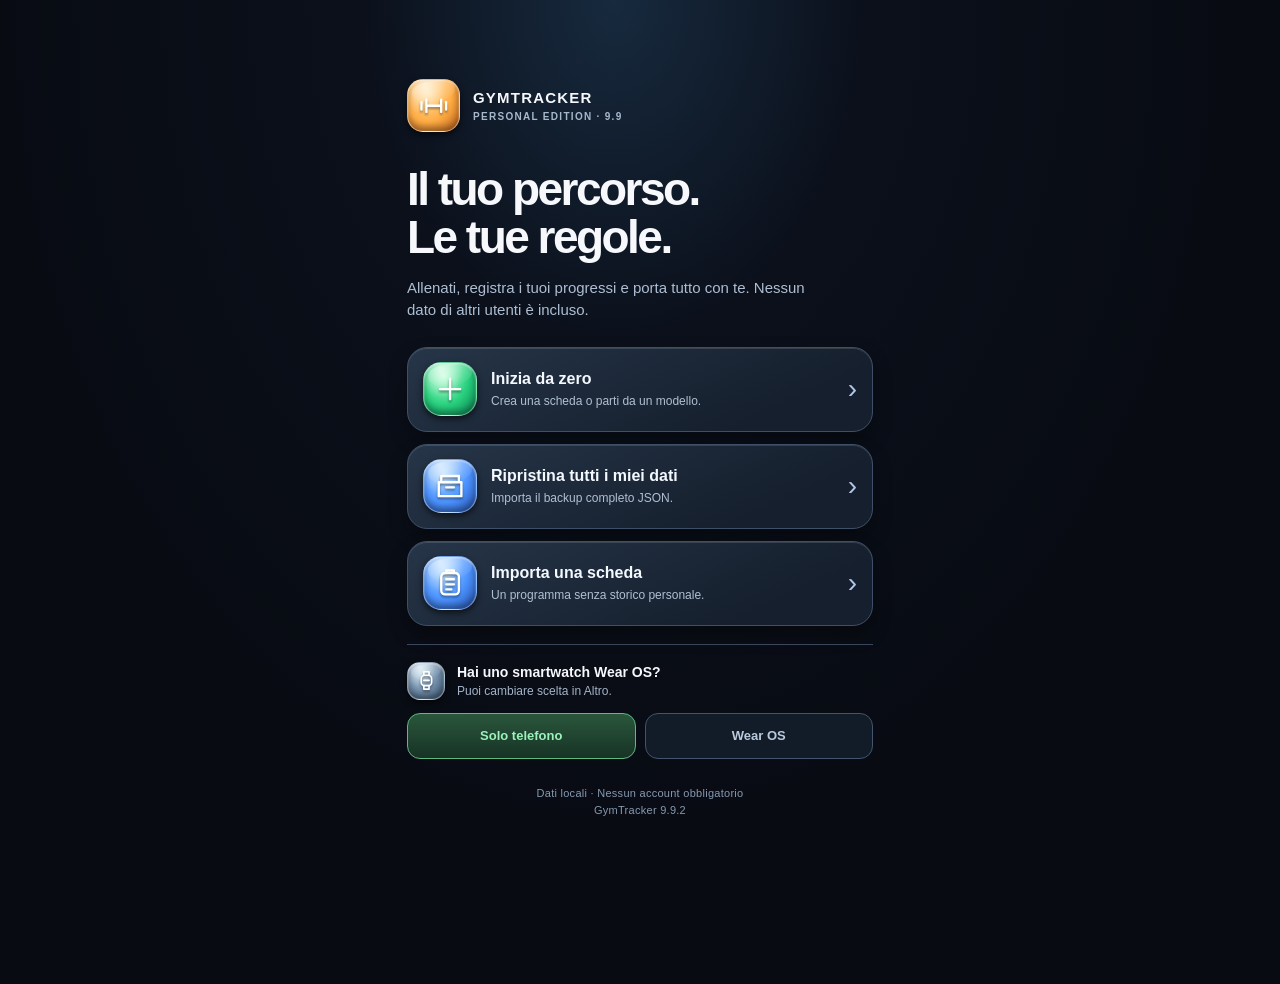
<file: index.html>
<!doctype html>
<html lang="it">
<head>
  <meta charset="utf-8" />
  <meta name="viewport" content="width=device-width,initial-scale=1,viewport-fit=cover" />
  <meta name="theme-color" content="#0b0f14" />
  <meta name="color-scheme" content="dark" />
  <meta name="apple-mobile-web-app-capable" content="yes" />
  <meta name="apple-mobile-web-app-status-bar-style" content="black-translucent" />
  <meta name="apple-mobile-web-app-title" content="Gym Tracker" />
  <title>GymTracker 9.9.2 - Personal Edition</title>
  <link rel="manifest" href="manifest.webmanifest?v=992" />
  <link rel="apple-touch-icon" href="icon-192.png" />
  <link rel="stylesheet" href="styles.css?v=992" />
  <link rel="stylesheet" href="styles_upgrade.css?v=992" />
  <link rel="stylesheet" href="styles_personal.css?v=992" />
  <link rel="stylesheet" href="styles_training.css?v=992" />
</head>
<body>
  <div id="app"></div>
  <div id="toast" class="toast" aria-live="polite"></div>
  <input id="importInput" type="file" accept="application/json,.json" hidden />
  <input id="programInput" type="file" accept="application/json,.json" hidden />
  <input id="csvInput" type="file" accept="text/csv,.csv" hidden />
  <script src="version.js?v=992"></script>
  <script src="data.js?v=992"></script>
  <script src="app.js?v=992"></script>
  <script src="v9_features.js?v=992"></script>
  <script src="exercise_library.js?v=992"></script>
  <script src="v10_upgrade.js?v=992"></script>
  <script src="fitactive_v94.js?v=992"></script>
  <script src="watch_bridge.js?v=992"></script>
  <script src="health_v98.js?v=992"></script>
  <input id="profileImportInput" type="file" accept="application/json,.json" hidden />
  <input id="personalImportInput" type="file" accept="application/json,.json" hidden />
  <script src="personal_v99.js?v=992"></script>
  <script src="training_engine.js?v=992"></script>
  <script src="training_v992.js?v=992"></script>
</body>
</html>
</file>
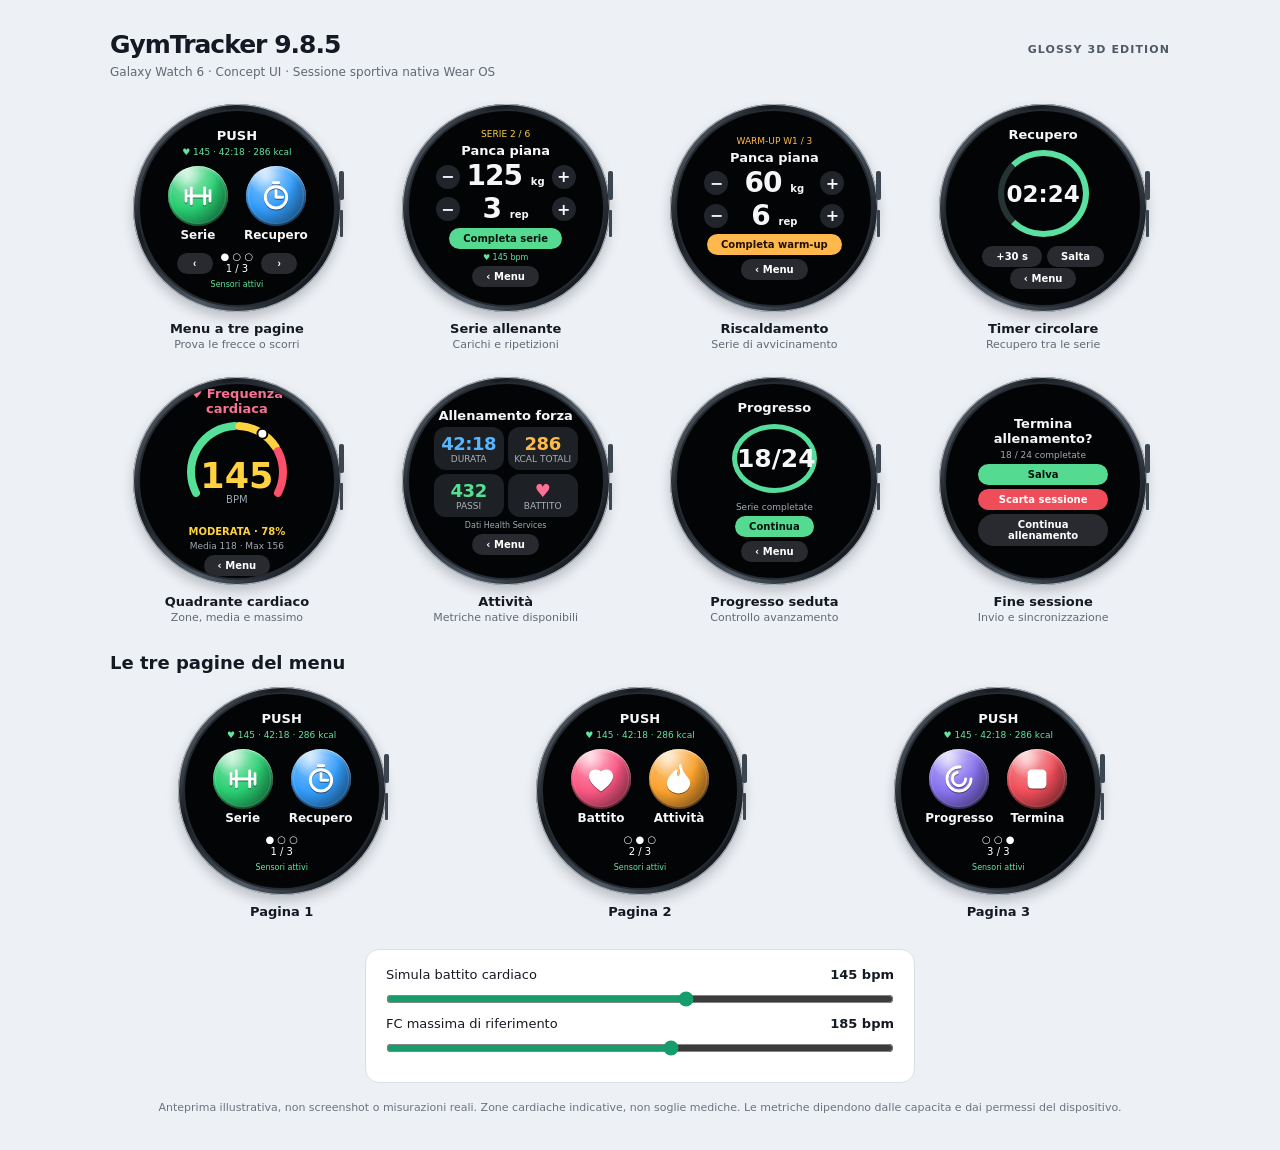
<file: demo/GalaxyWatch6_Anteprima.html>
<!doctype html><html lang="it"><head><meta charset="utf-8"><meta name="viewport" content="width=device-width, initial-scale=1"><title>GymTracker 9.8.5 - Glossy 3D</title><style>
*{box-sizing:border-box}body{margin:0;background:#edf0f4;color:#151923;font-family:system-ui,-apple-system,Arial,sans-serif}main{max-width:1100px;margin:auto;padding:30px 20px 36px}header{display:flex;align-items:baseline;justify-content:space-between;flex-wrap:wrap}h1{font-size:25px;letter-spacing:-1px;margin:0}header small{font-size:11px;font-weight:700;letter-spacing:1.1px;color:#525966}.sub{font-size:12px;color:#606875;margin:6px 0 25px}.grid{display:grid;grid-template-columns:repeat(auto-fit,minmax(215px,1fr));gap:26px 15px}article{text-align:center}.watch{width:208px;height:208px;border-radius:50%;background:linear-gradient(125deg,#7a838d,#171b20 28%,#4f5964 58%,#0d1015 90%);padding:5px;box-shadow:0 6px 12px #252d3b40,inset 0 0 0 1px #b1b7bf;position:relative;margin:auto}.watch:after{content:"";position:absolute;right:-3px;top:67px;width:5px;height:29px;border-radius:2px;background:#3b4651;box-shadow:0 38px 0 -1px #3b4651}.face{height:100%;width:100%;border-radius:50%;background:#030405;color:#f6f7f8;border:2px solid #252b32;display:flex;align-items:center;flex-direction:column;justify-content:center;padding:16px 22px;overflow:hidden;gap:4px}.title{font-size:13px;font-weight:700}.muted{font-size:9px;color:#a1a9b1}.tiny{font-size:8px;color:#a1a9b1}.bright{color:#61e5a0}.apps{display:grid;grid-template-columns:repeat(2,1fr);width:148px;gap:8px;margin:5px 0}.apps .circle{width:60px;height:60px}.apps .circle svg{width:32px;height:32px}.apps .bubble{font-size:12px;font-weight:600}.menu-nav{display:flex;align-items:center;justify-content:center;gap:8px}.menu-nav button{min-width:36px;cursor:pointer}.menu-dots{font-size:10px;color:white;line-height:1.25}.close-pill{width:130px;padding:8px 6px}.bubble{display:flex;align-items:center;flex-direction:column;font-size:8px;gap:2px}.circle{width:33px;height:33px;display:grid;place-items:center;border-radius:50%;position:relative;isolation:isolate;background:radial-gradient(ellipse at 32% 18%,color-mix(in srgb,var(--accent),white 60%) 0%,color-mix(in srgb,var(--accent),white 20%) 24%,var(--accent) 46%,color-mix(in srgb,var(--accent),black 43%) 78%,color-mix(in srgb,var(--accent),black 69%) 100%);box-shadow:inset 0 1px 1px #ffffffad,inset 0 -2px 2px #0006,0 2px 2px #000a}.circle:before{content:"";position:absolute;inset:1px 7px 50% 5px;border-radius:50%;background:radial-gradient(ellipse at 29% 15%,#ffffff9c,#ffffff24 44%,transparent 80%);pointer-events:none}.circle:after{content:"";position:absolute;inset:2px;border:1px solid #ffffff29;border-radius:50%;pointer-events:none}.circle svg{position:relative;z-index:1;filter:drop-shadow(0 1.5px 0 #0007);width:22px;height:22px;stroke:white;fill:none;stroke-width:2.2;stroke-linecap:round;stroke-linejoin:round}.pill{background:#282a2f;color:#fff;border:0;border-radius:20px;padding:5px 14px;font-size:10px;font-weight:650}.primary{background:#55da92;color:#00120a}.warm{background:#ffb84b;color:#201100}.finish{background:#ef4d59;color:white}.readout{font-size:28px;font-weight:750;line-height:1.03;letter-spacing:-1px}.readout small{font-size:10px;letter-spacing:0}.adjust{display:flex;align-items:center;justify-content:space-between;width:140px}.adjust b{background:#22242b;border-radius:50%;width:24px;height:24px;display:grid;place-items:center;font-size:16px}.timer{width:91px;height:91px;display:grid;place-items:center;border:6px solid #263333;border-top-color:#5ae1a1;border-right-color:#5ae1a1;border-bottom-color:#5ae1a1;border-radius:50%;margin:4px}.timer span{font-size:23px;font-weight:700}.tiles{display:grid;grid-template-columns:1fr 1fr;gap:4px;width:144px}.tile{background:#1d2025;border-radius:12px;padding:6px 3px;font-size:9px;color:#abb0b8}.tile strong{display:block;font-size:18px;color:var(--accent);letter-spacing:-.5px}.dial{width:128px;height:102px;position:relative}.dial svg{width:100%;height:100%}.dial .value{position:absolute;left:0;right:0;top:36px;font-size:35px;font-weight:750;color:#ffd23f}.dial .unit{position:absolute;top:74px;left:0;right:0;font-size:10px;color:#9da7b0}.zone{font-size:10px;font-weight:750;color:#ffd23f}.ring{width:85px;height:85px;display:grid;place-items:center;border:5px solid #56dc9b;border-radius:50%;margin:5px;font-size:25px;font-weight:700}h2{font-size:13px;margin:9px 0 2px}article p{font-size:11px;margin:0;color:#626a76}.controls{max-width:550px;margin:28px auto 0;background:white;padding:17px 20px;border-radius:14px;border:1px solid #dadee6}.controls label{display:flex;justify-content:space-between;font-size:13px;gap:10px}.controls input{width:100%;accent-color:#159e6b;margin:9px 0}footer{font-size:11px;color:#6c7380;margin-top:18px;text-align:center}</style></head><body><main><header><h1>GymTracker 9.8.5</h1><small>GLOSSY 3D EDITION</small></header><div class="sub">Galaxy Watch 6 &middot; Concept UI &middot; Sessione sportiva nativa Wear OS</div><div class="grid">
<article><div class="watch"><div class="face"><div class="title">PUSH</div><div class="muted bright">&#9829; 145 &middot; 42:18 &middot; 286 kcal</div><div class="apps" id="apps"></div><div class="menu-nav"><button class="pill" id="prev" aria-label="Pagina precedente">&lsaquo;</button><div id="menuDots" class="menu-dots"></div><button class="pill" id="next" aria-label="Pagina successiva">&rsaquo;</button></div><div class="tiny bright">Sensori attivi</div></div></div><h2>Menu a tre pagine</h2><p>Prova le frecce o scorri</p></article>
<article><div class="watch"><div class="face"><div class="muted" style="color:#ffd23f">SERIE 2 / 6</div><div class="title">Panca piana</div><div class="adjust"><b>&minus;</b><div class="readout">125 <small>kg</small></div><b>+</b></div><div class="adjust"><b>&minus;</b><div class="readout">3 <small>rep</small></div><b>+</b></div><span class="pill primary">Completa serie</span><div class="tiny bright">&#9829; 145 bpm</div><span class="pill">&lsaquo; Menu</span></div></div><h2>Serie allenante</h2><p>Carichi e ripetizioni</p></article>
<article><div class="watch"><div class="face"><div class="muted" style="color:#ffb84b">WARM-UP W1 / 3</div><div class="title">Panca piana</div><div class="adjust"><b>&minus;</b><div class="readout">60 <small>kg</small></div><b>+</b></div><div class="adjust"><b>&minus;</b><div class="readout">6 <small>rep</small></div><b>+</b></div><span class="pill warm">Completa warm-up</span><span class="pill">&lsaquo; Menu</span></div></div><h2>Riscaldamento</h2><p>Serie di avvicinamento</p></article>
<article><div class="watch"><div class="face"><div class="title">Recupero</div><div class="timer"><span>02:24</span></div><div><span class="pill">+30 s</span> <span class="pill">Salta</span></div><span class="pill">&lsaquo; Menu</span></div></div><h2>Timer circolare</h2><p>Recupero tra le serie</p></article>
<article><div class="watch"><div class="face"><div class="title" style="color:#fa7195">&#9829; Frequenza cardiaca</div><div class="dial"><svg viewBox="0 0 128 102"><path id="g" fill="none" stroke="#56df97" stroke-width="8" stroke-linecap="round"/><path id="y" fill="none" stroke="#ffd23f" stroke-width="8" stroke-linecap="round"/><path id="r" fill="none" stroke="#ff506b" stroke-width="8" stroke-linecap="round"/><circle id="needle" r="5" fill="white" stroke="#020304" stroke-width="2"/></svg><div class="value" id="hr">145</div><div class="unit">BPM</div></div><div class="zone" id="zone">MODERATA &middot; 78%</div><div class="muted">Media 118 &middot; Max 156</div><span class="pill">&lsaquo; Menu</span></div></div><h2>Quadrante cardiaco</h2><p>Zone, media e massimo</p></article>
<article><div class="watch"><div class="face"><div class="title">Allenamento forza</div><div class="tiles"><div class="tile" style="--accent:#58b6ff"><strong>42:18</strong>DURATA</div><div class="tile" style="--accent:#ffbb49"><strong>286</strong>KCAL TOTALI</div><div class="tile" style="--accent:#55df91"><strong>432</strong>PASSI</div><div class="tile" style="--accent:#fa7195"><strong>&#9829;</strong>BATTITO</div></div><div class="tiny">Dati Health Services</div><span class="pill">&lsaquo; Menu</span></div></div><h2>Attivit&agrave;</h2><p>Metriche native disponibili</p></article>
<article><div class="watch"><div class="face"><div class="title">Progresso</div><div class="ring">18/24</div><div class="muted">Serie completate</div><span class="pill primary">Continua</span><span class="pill">&lsaquo; Menu</span></div></div><h2>Progresso seduta</h2><p>Controllo avanzamento</p></article>
<article><div class="watch"><div class="face"><div class="title">Termina allenamento?</div><div class="muted">18 / 24 completate</div><span class="pill primary close-pill">Salva</span><span class="pill finish close-pill">Scarta sessione</span><span class="pill close-pill">Continua allenamento</span></div></div><h2>Fine sessione</h2><p>Invio e sincronizzazione</p></article>
</div><h2 style="font-size:18px;margin:28px 0 14px">Le tre pagine del menu</h2><div class="grid" id="menuOverview"></div><div class="controls"><label>Simula battito cardiaco <strong id="bpmtext">145 bpm</strong></label><input id="bpm" type="range" min="50" max="210" value="145"><label>FC massima di riferimento <strong id="maxtext">185 bpm</strong></label><input id="max" type="range" min="140" max="220" value="185"></div><footer>Anteprima illustrativa, non screenshot o misurazioni reali. Zone cardiache indicative, non soglie mediche. Le metriche dipendono dalle capacita e dai permessi del dispositivo.</footer></main><script>
const icons=[['Serie','#28ce72','<path d="M5 12h14M3 8v8M7 6v12M17 6v12M21 8v8"/>'],['Recupero','#329cfa','<circle cx="12" cy="13" r="8"/><path d="M12 13V8m0 5h5M10 2h4"/>'],['Battito','#fa5682','<path fill="white" d="M12 20C-3 10 7 2 12 8c5-6 15 2 0 12Z"/>'],['Attivit&agrave;','#f9a12c','<path fill="white" d="M13 2c0 8 8 9 6 15-3 7-15 6-15-2 0-4 4-7 6-9-2 5 2 6 3 4 2-3 0-5 0-8Z"/>'],['Progresso','#8872ef','<circle cx="12" cy="12" r="9" stroke-dasharray="43 14"/><circle cx="12" cy="12" r="5" stroke-dasharray="22 10"/>'],['Termina','#ef4d59','<rect x="6" y="6" width="12" height="12" rx="2" fill="white"/>']];let menuPage=0;const apps=document.getElementById('apps');function renderMenu(){apps.innerHTML=icons.slice(menuPage*2,menuPage*2+2).map(([n,c,s])=>`<div class="bubble"><div class="circle" style="--accent:${c}"><svg viewBox="0 0 24 24">${s}</svg></div>${n}</div>`).join('');document.getElementById('menuDots').innerHTML=['● ○ ○','○ ● ○','○ ○ ●'][menuPage]+'<br>'+(menuPage+1)+' / 3';}function move(d){menuPage=(menuPage+d+3)%3;renderMenu();}document.getElementById('prev').onclick=()=>move(-1);document.getElementById('next').onclick=()=>move(1);let startX=0;apps.addEventListener('touchstart',e=>{startX=e.changedTouches[0].clientX},{passive:true});apps.addEventListener('touchend',e=>{let d=e.changedTouches[0].clientX-startX;if(Math.abs(d)>30)move(d<0?1:-1);},{passive:true});renderMenu();
const renderBubbles=page=>icons.slice(page*2,page*2+2).map(([n,c,svg])=>`<div class="bubble"><div class="circle" style="--accent:${c}"><svg viewBox="0 0 24 24">${svg}</svg></div>${n}</div>`).join('');
document.getElementById('menuOverview').innerHTML=[0,1,2].map(p=>`<article><div class="watch"><div class="face"><div class="title">PUSH</div><div class="muted bright">♥ 145 · 42:18 · 286 kcal</div><div class="apps">${renderBubbles(p)}</div><div class="menu-dots">${['● ○ ○','○ ● ○','○ ○ ●'][p]}<br>${p+1} / 3</div><div class="tiny bright">Sensori attivi</div></div></div><h2>Pagina ${p+1}</h2></article>`).join('');
function point(a){return [64+46*Math.cos(a*Math.PI/180),52+46*Math.sin(a*Math.PI/180)]}function arc(a,b){return `M ${point(a).join(' ')} A46 46 0 0 1 ${point(b).join(' ')}`}g.setAttribute('d',arc(153,267));y.setAttribute('d',arc(273,327));r.setAttribute('d',arc(333,387));function refresh(){let v=+bpm.value,m=+max.value,f=v/m,c=f<.7?'#56df97':f<.85?'#ffd23f':'#ff506b';let p=point(150+240*Math.max(0,Math.min(1,(f-.4)/.6)));needle.setAttribute('cx',p[0]);needle.setAttribute('cy',p[1]);hr.textContent=v;hr.style.color=c;zone.style.color=c;zone.textContent=(f<.7?'LEGGERA':f<.85?'MODERATA':'INTENSA')+' · '+Math.round(f*100)+'%';bpmtext.textContent=v+' bpm';maxtext.textContent=m+' bpm'}bpm.oninput=max.oninput=refresh;refresh();</script></body></html>
</file>
<file: styles.css>
:root{
  --bg:#0b0f14;--panel:#111821;--panel2:#151e29;--line:#263241;--text:#f5f7fa;--muted:#93a4b8;
  --accent:#7ee787;--accent2:#58a6ff;--warn:#f2cc60;--danger:#ff7b72;--shadow:0 12px 32px rgba(0,0,0,.28);
  --radius:20px;--radius-sm:14px;--safe-bottom:env(safe-area-inset-bottom,0px)
}
*{box-sizing:border-box;-webkit-tap-highlight-color:transparent}
html,body{margin:0;background:var(--bg);color:var(--text);font-family:-apple-system,BlinkMacSystemFont,"Segoe UI",Roboto,Helvetica,Arial,sans-serif;min-height:100%;overscroll-behavior-y:none}
body{padding-bottom:calc(84px + var(--safe-bottom))}
button,input,select,textarea{font:inherit}
button{cursor:pointer}
.app-shell{max-width:720px;margin:0 auto;min-height:100vh}
.topbar{position:sticky;top:0;z-index:20;padding:calc(10px + env(safe-area-inset-top,0px)) 16px 10px;background:rgba(11,15,20,.94);backdrop-filter:blur(16px);border-bottom:1px solid rgba(255,255,255,.04)}
.topbar-row{display:flex;align-items:center;gap:10px;justify-content:space-between}
.brand{font-weight:800;font-size:20px;letter-spacing:-.02em}.brand small{display:block;color:var(--muted);font-size:12px;font-weight:600;margin-top:2px}
.icon-btn,.chip-btn,.primary-btn,.secondary-btn,.danger-btn,.set-btn,.step-btn{border:0;border-radius:14px;min-height:44px;color:var(--text)}
.icon-btn{width:44px;background:var(--panel2);font-size:20px}.chip-btn{padding:0 14px;background:var(--panel2);font-weight:700}
.primary-btn{width:100%;background:var(--accent);color:#07130a;font-weight:900;padding:14px 16px;font-size:16px}
.secondary-btn{width:100%;background:var(--panel2);border:1px solid var(--line);font-weight:800;padding:13px 16px}
.danger-btn{width:100%;background:rgba(255,123,114,.12);border:1px solid rgba(255,123,114,.28);color:var(--danger);font-weight:800;padding:13px 16px}
.content{padding:16px;display:flex;flex-direction:column;gap:14px}
.card{background:linear-gradient(180deg,var(--panel2),var(--panel));border:1px solid var(--line);border-radius:var(--radius);padding:16px;box-shadow:var(--shadow)}
.card.flat{box-shadow:none}.hero{padding:18px}.hero h1{margin:0 0 6px;font-size:28px;letter-spacing:-.04em}.hero p{margin:0;color:var(--muted);line-height:1.45}
.section-title{display:flex;justify-content:space-between;align-items:end;margin:8px 2px 0}.section-title h2{font-size:17px;margin:0}.section-title span{color:var(--muted);font-size:13px}
.week-grid{display:grid;grid-template-columns:repeat(8,1fr);gap:6px;margin-top:12px}.week-btn{border:1px solid var(--line);background:#0d131b;color:var(--muted);border-radius:12px;min-height:40px;font-weight:800}.week-btn.active{background:var(--accent);color:#07130a;border-color:var(--accent)}
.kpi-grid{display:grid;grid-template-columns:repeat(3,1fr);gap:8px;margin-top:14px}.kpi{padding:10px;border-radius:14px;background:#0d131b;border:1px solid rgba(255,255,255,.05)}.kpi strong{display:block;font-size:18px}.kpi span{display:block;color:var(--muted);font-size:11px;margin-top:3px}
.workout-list{display:grid;gap:10px}.workout-card{display:grid;grid-template-columns:1fr auto;gap:12px;align-items:center;background:var(--panel);border:1px solid var(--line);border-radius:18px;padding:14px 14px 14px 16px}.workout-card h3{margin:0;font-size:18px}.workout-card p{margin:4px 0 0;color:var(--muted);font-size:13px}.workout-card .start{border:0;background:var(--accent);color:#07130a;font-weight:900;border-radius:14px;min-width:86px;min-height:48px}
.badge{display:inline-flex;align-items:center;gap:6px;padding:6px 9px;border-radius:999px;font-size:12px;font-weight:800;background:rgba(88,166,255,.12);color:#8bc4ff;border:1px solid rgba(88,166,255,.2)}.badge.green{background:rgba(126,231,135,.1);color:var(--accent);border-color:rgba(126,231,135,.18)}.badge.warn{background:rgba(242,204,96,.1);color:var(--warn);border-color:rgba(242,204,96,.18)}
.next-card{display:grid;gap:12px}.next-name{font-size:30px;font-weight:900;letter-spacing:-.04em}.subtle{color:var(--muted);font-size:13px;line-height:1.45}.row{display:flex;gap:10px;align-items:center}.row.between{justify-content:space-between}.row.wrap{flex-wrap:wrap}
.bottom-nav{position:fixed;z-index:30;bottom:0;left:0;right:0;padding:8px 10px calc(8px + var(--safe-bottom));background:rgba(11,15,20,.96);backdrop-filter:blur(18px);border-top:1px solid var(--line)}.bottom-nav-inner{max-width:720px;margin:auto;display:grid;grid-template-columns:repeat(6,1fr);gap:3px}.nav-btn{border:0;background:transparent;color:var(--muted);min-height:56px;border-radius:14px;font-size:11px;font-weight:700}.nav-btn b{display:block;font-size:20px;line-height:20px;margin-bottom:5px}.nav-btn.active{color:var(--accent);background:rgba(126,231,135,.08)}
.exercise-card{padding:0;overflow:hidden}.exercise-head{padding:15px 16px;display:grid;grid-template-columns:1fr auto;gap:10px;align-items:center}.exercise-head h3{margin:0;font-size:17px}.exercise-head p{margin:4px 0 0;color:var(--muted);font-size:12px}.exercise-body{border-top:1px solid var(--line);padding:14px 14px 16px;background:rgba(0,0,0,.08)}.exercise-card.done{border-color:rgba(126,231,135,.35)}.exercise-card.current{box-shadow:0 0 0 1px rgba(126,231,135,.34),var(--shadow)}
.exercise-meta{display:flex;gap:7px;flex-wrap:wrap;margin:0 0 12px}.meta-pill{font-size:11px;font-weight:800;padding:6px 8px;border-radius:999px;background:#0d131b;color:var(--muted);border:1px solid rgba(255,255,255,.05)}
.set-table{display:grid;gap:8px}.set-row{display:grid;grid-template-columns:42px 1fr 1fr 72px 48px;gap:7px;align-items:center}.set-row.header{color:var(--muted);font-size:10px;font-weight:800;text-transform:uppercase}.set-label{font-size:11px;color:var(--muted);overflow:hidden;text-overflow:ellipsis;white-space:nowrap}.num-input,.metric-select,.text-input,.notes-input,.select-input{width:100%;background:#0b1118;border:1px solid var(--line);color:var(--text);border-radius:12px;min-height:44px;padding:0 10px;font-weight:800;text-align:center;outline:none}.num-input:focus,.metric-select:focus,.text-input:focus,.notes-input:focus,.select-input:focus{border-color:var(--accent2);box-shadow:0 0 0 2px rgba(88,166,255,.12)}.set-btn{width:48px;background:var(--accent);color:#07130a;font-size:18px;font-weight:900}.set-btn.done{background:#16311e;color:var(--accent);border:1px solid rgba(126,231,135,.28)}
.quick-weight{display:flex;gap:7px;margin:8px 0 2px}.step-btn{background:#0d131b;border:1px solid var(--line);color:var(--muted);min-height:36px;padding:0 10px;font-size:12px;font-weight:800}.step-btn:active{transform:scale(.97)}
.notes-input{min-height:76px;text-align:left;padding:10px;resize:vertical;font-weight:600}.mini-actions{display:grid;grid-template-columns:1fr 1fr;gap:8px;margin-top:10px}.mini-actions button{min-height:42px;border-radius:12px;border:1px solid var(--line);background:#0d131b;color:var(--muted);font-weight:800}
.warmup-box{display:grid;grid-template-columns:1fr auto;gap:10px;align-items:center}.warmup-box button{border:0;border-radius:12px;background:var(--accent);color:#07130a;font-weight:900;min-height:44px;padding:0 14px}
.progress-shell{height:8px;background:#111a24;border-radius:999px;overflow:hidden}.progress-bar{height:100%;background:var(--accent);border-radius:999px;transition:width .25s ease}.session-kpis{display:grid;grid-template-columns:repeat(3,1fr);gap:8px}.session-kpis .kpi{text-align:center}

.toast{position:fixed;z-index:60;left:50%;top:calc(16px + env(safe-area-inset-top,0px));transform:translate(-50%,-140%);opacity:0;background:#182330;color:var(--text);border:1px solid var(--line);border-radius:14px;padding:11px 14px;box-shadow:var(--shadow);transition:.25s ease;max-width:calc(100% - 32px);font-size:13px;font-weight:700}.toast.show{transform:translate(-50%,0);opacity:1}
.history-card{display:grid;gap:10px}.history-card h3{margin:0;font-size:17px}.history-meta{display:flex;gap:8px;flex-wrap:wrap;color:var(--muted);font-size:12px}.history-exercises{display:grid;gap:5px;font-size:12px;color:#c7d1dd}.history-exercises span{color:var(--muted)}
.chart-wrap{height:230px;background:#0d131b;border:1px solid rgba(255,255,255,.05);border-radius:16px;padding:8px;margin-top:10px}.chart-wrap canvas{width:100%;height:100%}.stat-grid{display:grid;grid-template-columns:repeat(2,1fr);gap:8px}.stat-card{background:#0d131b;border:1px solid rgba(255,255,255,.05);border-radius:15px;padding:12px}.stat-card strong{display:block;font-size:21px}.stat-card span{font-size:11px;color:var(--muted)}
.setting-row{display:grid;grid-template-columns:1fr auto;gap:14px;align-items:center;padding:13px 0;border-bottom:1px solid rgba(255,255,255,.05)}.setting-row:last-child{border-bottom:0}.setting-row h4{margin:0 0 3px;font-size:14px}.setting-row p{margin:0;color:var(--muted);font-size:12px}.toggle{width:52px;height:30px;border-radius:999px;border:1px solid var(--line);background:#0d131b;padding:3px}.toggle i{display:block;width:22px;height:22px;background:#718096;border-radius:50%;transition:.2s}.toggle.on{background:rgba(126,231,135,.16);border-color:rgba(126,231,135,.32)}.toggle.on i{transform:translateX(20px);background:var(--accent)}
.install-banner{background:linear-gradient(135deg,rgba(88,166,255,.13),rgba(126,231,135,.09));border:1px solid rgba(88,166,255,.2)}
.modal-backdrop{position:fixed;inset:0;z-index:55;background:rgba(0,0,0,.65);display:flex;align-items:flex-end;justify-content:center;padding:16px}.modal{width:min(720px,100%);max-height:82vh;overflow:auto;background:#111821;border:1px solid var(--line);border-radius:24px 24px 18px 18px;padding:16px;box-shadow:0 20px 80px rgba(0,0,0,.6)}.modal h2{margin:0 0 12px}.modal-list{display:grid;gap:8px}.modal-option{border:1px solid var(--line);background:#0d131b;color:var(--text);border-radius:14px;padding:13px;text-align:left;font-weight:800}.modal-option small{display:block;color:var(--muted);font-weight:600;margin-top:4px}
.empty{text-align:center;padding:34px 14px;color:var(--muted)}.empty b{display:block;color:var(--text);font-size:18px;margin-bottom:7px}
hr.sep{border:0;border-top:1px solid rgba(255,255,255,.06);margin:14px 0}.codeish{font-variant-numeric:tabular-nums}.muted{color:var(--muted)}.green{color:var(--accent)}.warn{color:var(--warn)}.danger{color:var(--danger)}
@media(max-width:430px){.content{padding:12px}.card{padding:14px}.set-row{grid-template-columns:38px 1fr 1fr 66px 46px;gap:5px}.num-input,.metric-select{padding:0 5px}.hero h1{font-size:25px}.week-grid{grid-template-columns:repeat(4,1fr);gap:4px}.week-btn{min-height:38px}.kpi-grid{gap:6px}.kpi{padding:9px 7px}.session-kpis{gap:6px}}
@media(display-mode:standalone){.install-only-browser{display:none!important}}

/* Dashboard, sessione e analisi */
button:focus-visible,input:focus-visible,select:focus-visible,textarea:focus-visible{outline:2px solid var(--accent2);outline-offset:2px}
.stat-grid.three{grid-template-columns:repeat(3,1fr)}
.calendar-strip{display:grid;grid-template-columns:repeat(14,1fr);gap:5px;margin:14px 0 10px}
.calendar-day{display:block;aspect-ratio:1;border-radius:4px;background:#0d131b;border:1px solid rgba(255,255,255,.05)}
.calendar-day.level-1{background:rgba(126,231,135,.28);border-color:rgba(126,231,135,.25)}
.calendar-day.level-2{background:rgba(126,231,135,.58);border-color:rgba(126,231,135,.38)}
.calendar-day.level-3{background:var(--accent);border-color:var(--accent)}
.workout-inline-start{margin-top:12px}
.undo-btn{width:100%;margin-top:10px;min-height:40px;border:1px solid rgba(242,204,96,.24);background:rgba(242,204,96,.08);color:var(--warn);border-radius:12px;font-weight:800}
.protocol-card{padding:11px;margin-bottom:10px}
.suggestion-box{padding:10px 11px;margin-bottom:10px;border-radius:12px;background:rgba(126,231,135,.06);border:1px solid rgba(126,231,135,.12);font-size:12px;color:var(--muted)}
.previous-box{display:grid;grid-template-columns:1fr auto;gap:10px;align-items:center;margin-bottom:10px;padding:10px 11px;border:1px solid var(--line);background:#0d131b;border-radius:13px}
.previous-box button,.series-actions button{min-height:38px;border:1px solid var(--line);background:var(--panel2);color:var(--text);border-radius:11px;font-weight:800;padding:0 12px}
.series-actions{display:grid;grid-template-columns:1fr 1fr;gap:8px;margin-top:8px}
.set-row.no-metric{grid-template-columns:42px 1fr 1fr 48px}
.summary-title{margin:0 0 12px}
.session-summary-grid{display:grid;grid-template-columns:1fr 1fr;gap:10px;margin-bottom:10px}
.session-summary-grid label>span{display:block;color:var(--muted);font-size:11px;font-weight:800;margin:0 0 6px 2px}
.input-suffix{position:relative}.input-suffix .text-input{padding-right:38px}.input-suffix i{position:absolute;right:11px;top:50%;transform:translateY(-50%);font-size:11px;color:var(--muted);font-style:normal;font-weight:800}
.history-filter-grid{display:grid;grid-template-columns:1.4fr .8fr;gap:8px;margin-top:12px}.history-filter-grid .text-input{text-align:left}
.history-card.hidden-filter{display:none}
.history-note,.session-note{padding:9px 11px;border-radius:12px;background:#0d131b;color:#c7d1dd;font-size:12px;line-height:1.45;border:1px solid rgba(255,255,255,.05)}
.session-note{margin:10px 0 12px}
.segmented{display:grid;grid-template-columns:repeat(3,1fr);gap:5px;padding:4px;margin:10px 0;background:#0d131b;border:1px solid var(--line);border-radius:14px}
.segmented button{min-height:38px;border:0;border-radius:10px;background:transparent;color:var(--muted);font-weight:800}
.segmented button.active{background:var(--panel2);color:var(--accent);box-shadow:0 2px 10px rgba(0,0,0,.2)}
.app-version{text-align:center;color:var(--muted);font-size:11px;padding:2px 0 8px}
@media(max-width:430px){.history-filter-grid{grid-template-columns:1fr}.session-summary-grid{grid-template-columns:1fr 1fr}.stat-grid.three{grid-template-columns:repeat(3,1fr)}.calendar-strip{gap:4px}.previous-box{grid-template-columns:1fr}.previous-box button{width:100%}.quick-weight{display:grid;grid-template-columns:repeat(2,1fr)}}
@media(prefers-reduced-motion:reduce){*{scroll-behavior:auto!important;transition:none!important;animation:none!important}}

/* V7: portabilita, libreria schede e smart-load */
.load-preview{display:grid;gap:7px;padding:11px;border-radius:14px;background:#0d131b;border:1px solid rgba(255,255,255,.06)}
.load-preview-title{font-size:11px;text-transform:uppercase;letter-spacing:.05em;color:var(--muted);font-weight:900}
.load-preview-row{display:grid;grid-template-columns:1fr auto;gap:12px;align-items:center;padding:7px 0;border-top:1px solid rgba(255,255,255,.04)}
.load-preview-row:first-of-type{border-top:0}.load-preview-row b{display:block;font-size:13px}.load-preview-row small{display:block;color:var(--muted);font-size:10px;margin-top:2px;line-height:1.35}.load-value{font-weight:900;color:var(--accent);white-space:nowrap}
.suggestion-box{display:grid;gap:5px}.suggestion-box.up{border-color:rgba(126,231,135,.24);background:rgba(126,231,135,.07)}.suggestion-box.down{border-color:rgba(242,204,96,.28);background:rgba(242,204,96,.07)}.suggestion-box.recalc{border-color:rgba(88,166,255,.26);background:rgba(88,166,255,.07)}.suggestion-box.hold{border-color:rgba(147,164,184,.18);background:rgba(147,164,184,.05)}
.suggestion-top{display:flex;justify-content:space-between;align-items:center;gap:10px}.suggestion-top b{color:var(--text);font-size:14px}.suggestion-box small{display:block;color:var(--muted);line-height:1.4}
.action-stack{display:grid;gap:8px;margin-top:12px}
.program-library{display:grid;gap:8px;margin-top:12px}.program-library-row{display:grid;grid-template-columns:1fr auto;gap:10px;align-items:center;padding:11px;border:1px solid var(--line);background:#0d131b;border-radius:13px}.program-library-row b{display:block;font-size:13px}.program-library-row small{display:block;color:var(--muted);font-size:10px;margin-top:3px}.program-library-row>div:last-child{display:flex;gap:6px}.program-library-row button{min-height:36px;border:1px solid var(--line);background:var(--panel2);color:var(--text);border-radius:10px;font-weight:800;padding:0 11px}.program-library-row .danger-mini{color:var(--danger);min-width:36px;padding:0}
.data-status{display:grid;grid-template-columns:repeat(3,1fr);gap:8px;margin:12px 0}.data-status span{display:block;text-align:center;padding:11px 8px;border-radius:13px;background:#0d131b;border:1px solid rgba(255,255,255,.05)}.data-status b{display:block;font-size:18px}.data-status small{display:block;color:var(--muted);font-size:10px;margin-top:2px}
.empty.compact{padding:20px 10px}.empty.compact b{font-size:14px}.history-actions{display:flex;gap:6px}.history-suggestion{margin-top:8px;padding:7px 9px;border-radius:10px;background:rgba(88,166,255,.07);border:1px solid rgba(88,166,255,.16);font-size:11px;color:#b8d8ff}
@media(max-width:430px){.load-preview-row{grid-template-columns:1fr auto}.program-library-row{grid-template-columns:1fr}.program-library-row>div:last-child button:first-child{flex:1}.data-status{grid-template-columns:repeat(3,1fr)}}

/* v7 - ciclo panca 8 settimane */
.bridge-card{border-color:rgba(242,204,96,.24);background:linear-gradient(135deg,rgba(242,204,96,.08),rgba(88,166,255,.06))}
.bridge-actions{margin-top:12px;justify-content:flex-end;flex-wrap:wrap}
.bridge-actions .chip-btn{border:1px solid var(--line)}

/* v7.1 - progressione, step personalizzati e dashboard panca */
.segmented{grid-template-columns:repeat(auto-fit,minmax(82px,1fr))}
.week-advance-card{border-color:rgba(126,231,135,.28);background:linear-gradient(135deg,rgba(126,231,135,.10),rgba(88,166,255,.07))}
.week-advance-card h3{margin:12px 0 6px;font-size:19px}
.week-advance-actions{display:grid;grid-template-columns:1fr 1fr;gap:8px;margin-top:12px}
.bench-dashboard{display:grid;grid-template-columns:repeat(2,minmax(0,1fr));gap:8px;margin:12px 0}
.bench-dashboard>div{background:#0d131b;border:1px solid rgba(255,255,255,.05);border-radius:14px;padding:11px;min-width:0}
.bench-dashboard span{display:block;color:var(--muted);font-size:10px;font-weight:800;text-transform:uppercase;letter-spacing:.03em;margin-bottom:5px}
.bench-dashboard strong{display:block;font-size:15px;line-height:1.3;overflow-wrap:anywhere}
.bench-speed-list{margin-top:10px;padding:10px;border:1px solid rgba(88,166,255,.16);background:rgba(88,166,255,.05);border-radius:13px}
.bench-speed-list>b{display:block;font-size:12px;margin-bottom:8px}
.bench-speed-list label{display:grid;grid-template-columns:minmax(0,1fr) 130px;gap:8px;align-items:center;margin-top:7px}
.bench-speed-list label span{font-size:11px;color:var(--muted);overflow:hidden;text-overflow:ellipsis;white-space:nowrap}
.bench-speed-list .select-input{min-height:38px;font-size:12px}
.load-step-list{display:grid;gap:0;margin-top:10px}
.load-step-row{display:grid;grid-template-columns:minmax(0,1fr) 118px;gap:12px;align-items:center;padding:10px 0;border-bottom:1px solid rgba(255,255,255,.05)}
.load-step-row:last-child{border-bottom:0}
.load-step-row b{display:block;font-size:13px}
.load-step-row small{display:block;color:var(--muted);font-size:10px;margin-top:3px}
.load-step-control{display:grid;grid-template-columns:1fr auto;gap:5px;align-items:center}
.load-step-control .num-input{min-height:38px}
.load-step-control button{width:34px;height:34px;border:1px solid var(--line);background:#0d131b;color:var(--muted);border-radius:10px;font-weight:900}
@media(max-width:430px){.week-advance-actions{grid-template-columns:1fr}.bench-dashboard{grid-template-columns:1fr 1fr}.bench-speed-list label{grid-template-columns:1fr 112px}.load-step-row{grid-template-columns:minmax(0,1fr) 105px}}

/* v7.2 - Exercise Memory, database esercizi e trasformatore carichi */
.form-grid{display:grid;grid-template-columns:repeat(2,minmax(0,1fr));gap:9px;margin-top:10px}
.form-grid.single{grid-template-columns:1fr}.form-grid label,.field-block{display:block;color:var(--muted);font-size:11px;font-weight:800}.form-grid label>input,.form-grid label>select,.field-block>input,.field-block>select{margin-top:6px}.field-block{margin-top:10px}
.catalog-list{display:grid;gap:7px;margin-top:10px;max-height:460px;overflow:auto;padding-right:2px}.catalog-row{width:100%;display:grid;grid-template-columns:minmax(0,1fr) auto;gap:12px;align-items:center;text-align:left;border:1px solid var(--line);background:#0d131b;color:var(--text);border-radius:13px;padding:11px}.catalog-row b{display:block;font-size:13px}.catalog-row small{display:block;color:var(--muted);font-size:10px;margin-top:3px;line-height:1.35}.catalog-kpi{text-align:right;min-width:92px}.catalog-kpi strong{display:block;color:var(--accent);font-size:13px}.catalog-kpi small{white-space:nowrap}.exercise-picker{max-height:52vh;overflow:auto;padding-right:2px}
.transform-results{display:grid;grid-template-columns:1fr 1fr;gap:8px;margin-top:12px}.transform-results>div{padding:12px;background:#0d131b;border:1px solid rgba(255,255,255,.06);border-radius:14px}.transform-results span{display:block;color:var(--muted);font-size:10px;font-weight:900;text-transform:uppercase;letter-spacing:.03em}.transform-results strong{display:block;font-size:20px;margin-top:5px;color:var(--accent)}
.add-exercise-card{border-style:dashed;background:linear-gradient(135deg,rgba(88,166,255,.06),rgba(126,231,135,.04))}.mini-actions.three{grid-template-columns:1fr 1fr 1fr}.mini-actions .danger-mini{color:var(--danger);border-color:rgba(255,123,114,.25)}
@media(max-width:430px){.form-grid{grid-template-columns:1fr 1fr}.transform-results{grid-template-columns:1fr 1fr}.catalog-row{grid-template-columns:minmax(0,1fr) auto}.mini-actions.three{grid-template-columns:1fr 1fr}.mini-actions.three .danger-mini{grid-column:1/-1}}


/* Gym Profiles + deload loads (base v8, maintained in v9) */
.gym-active-card{border-color:rgba(126,231,135,.2)}
.gym-active-name{font-size:21px;font-weight:900;margin:7px 0 4px;letter-spacing:-.02em}
.gym-profile-list{display:grid;gap:10px}
.gym-profile-card{box-shadow:none}
.gym-profile-card.selected{border-color:rgba(126,231,135,.38);background:linear-gradient(180deg,rgba(126,231,135,.08),var(--panel))}
.gym-profile-card h3{margin:0;font-size:20px}.gym-profile-card p{margin:4px 0 0;color:var(--muted);font-size:12px}
.gym-card-actions{display:grid;grid-template-columns:1fr 1fr;gap:8px;margin-top:12px}.gym-card-actions>.secondary-btn:only-child{grid-column:1/-1}
.gym-percent-control{display:grid;grid-template-columns:72px auto;gap:6px;align-items:center}.gym-percent-control .num-input{min-height:38px}.gym-percent-control span{font-weight:900;color:var(--muted)}
.gym-workout-title{margin:18px 2px 6px;color:var(--accent);font-size:13px;text-transform:uppercase;letter-spacing:.05em}
.nav-btn b{font-size:18px}.nav-btn:nth-child(3) b{font-size:11px;line-height:20px;letter-spacing:.02em}
@media(max-width:430px){.bottom-nav{padding-left:5px;padding-right:5px}.bottom-nav-inner{gap:1px}.nav-btn{font-size:9px;min-height:54px}.nav-btn b{font-size:17px;margin-bottom:4px}.nav-btn:nth-child(3) b{font-size:9px}.gym-card-actions{grid-template-columns:1fr}.gym-percent-control{grid-template-columns:64px auto}}

/* v9.2 - Adaptive Coach, Smart Load 6.1, warm-up, readiness, recovery */
.coach-card{border-color:rgba(88,166,255,.24);background:linear-gradient(135deg,rgba(88,166,255,.08),rgba(126,231,135,.05))}
.readiness-grid{display:grid;grid-template-columns:repeat(3,1fr);gap:8px;margin-top:12px}.readiness-grid label span{display:block;color:var(--muted);font-size:10px;font-weight:900;margin-bottom:5px;text-transform:uppercase;letter-spacing:.03em}
.coach-note{margin-top:10px;padding:10px 11px;border-radius:12px;background:#0d131b;border:1px solid rgba(255,255,255,.06);color:var(--muted);font-size:11px;line-height:1.45}.coach-note b{color:var(--text)}
.time-choice{display:grid;grid-template-columns:repeat(5,1fr);gap:6px;margin-top:12px}.time-choice button{min-height:40px;border:1px solid var(--line);background:#0d131b;color:var(--muted);border-radius:11px;font-weight:900;font-size:11px}.time-choice button.active{background:rgba(126,231,135,.14);border-color:rgba(126,231,135,.34);color:var(--accent)}
.recovery-list{display:grid;gap:8px;margin-top:12px}.recovery-row{display:grid;grid-template-columns:82px 1fr 42px;gap:8px;align-items:center;font-size:11px}.recovery-row>span{font-weight:800}.recovery-row>div{height:8px;border-radius:999px;background:#0d131b;overflow:hidden;border:1px solid rgba(255,255,255,.05)}.recovery-row i{display:block;height:100%;border-radius:999px;background:var(--accent)}.recovery-row i.recovery-mid{background:var(--warn)}.recovery-row i.recovery-low{background:var(--danger)}.recovery-row b{text-align:right;font-size:11px}
.muscle-volume-grid{display:grid;grid-template-columns:repeat(3,1fr);gap:8px;margin-top:12px}.muscle-volume-grid>div{padding:10px;border-radius:13px;background:#0d131b;border:1px solid rgba(255,255,255,.05)}.muscle-volume-grid span{display:block;color:var(--muted);font-size:9px;font-weight:900;text-transform:uppercase}.muscle-volume-grid b{display:inline-block;font-size:20px;margin-top:4px}.muscle-volume-grid small{float:right;margin-top:8px;font-size:9px;font-weight:900}.green{color:var(--accent)}.warn{color:var(--warn)}
.auto-warmup{margin:10px 0;padding:11px;border-radius:14px;background:rgba(88,166,255,.06);border:1px solid rgba(88,166,255,.16)}.auto-warmup>.row b{font-size:12px}.auto-warmup>.row button,.warmup-generate{border:1px solid var(--line);background:#0d131b;color:var(--muted);border-radius:10px;min-height:34px;padding:0 10px;font-size:10px;font-weight:900}.warmup-generate{width:100%;margin:8px 0}
.warmup-set-list{display:grid;gap:6px;margin-top:9px}.warmup-set-row{display:grid;grid-template-columns:30px 1fr 24px 1fr 26px 40px;gap:5px;align-items:center;font-size:10px;color:var(--muted)}.warmup-set-row .num-input{min-height:36px;padding:0 6px}.warmup-set-row .set-btn{width:40px;min-height:36px}
.effort-feedback{margin-top:10px;padding:10px;border-radius:13px;background:#0d131b;border:1px solid rgba(255,255,255,.06)}.effort-feedback>span{display:block;color:var(--muted);font-size:10px;font-weight:900;text-transform:uppercase;margin-bottom:7px}.effort-feedback>div{display:grid;grid-template-columns:repeat(3,1fr);gap:6px}.effort-feedback button{min-height:38px;border:1px solid var(--line);background:var(--panel2);color:var(--muted);border-radius:10px;font-weight:900;font-size:11px}.effort-feedback button.active{border-color:rgba(126,231,135,.35);background:rgba(126,231,135,.12);color:var(--accent)}
.pr-tag{display:inline-block!important;color:var(--warn)!important;font-weight:900!important;margin-top:2px}.suggestion-box.recalc .badge{color:#8bc4ff}
@media(max-width:430px){.readiness-grid{grid-template-columns:1fr}.time-choice{grid-template-columns:repeat(3,1fr)}.muscle-volume-grid{grid-template-columns:repeat(2,1fr)}.recovery-row{grid-template-columns:72px 1fr 38px}.warmup-set-row{grid-template-columns:26px 1fr 22px 1fr 22px 38px}}

/* v9.2 - UI refresh + timer sticky in alto */
:root{--safe-top:env(safe-area-inset-top,0px);--panel-glass:rgba(17,24,33,.88)}
html{background:#080c12}
body{background:
  radial-gradient(900px 480px at 50% -120px,rgba(88,166,255,.10),transparent 62%),
  radial-gradient(700px 420px at 95% 15%,rgba(126,231,135,.045),transparent 60%),
  var(--bg)}
.topbar{z-index:32;background:rgba(8,12,18,.86);backdrop-filter:blur(22px) saturate(135%);border-bottom:1px solid rgba(255,255,255,.055);box-shadow:0 8px 24px rgba(0,0,0,.18)}
.brand{font-size:19px;letter-spacing:-.025em}.brand small{font-size:11px;letter-spacing:.01em}
.content{gap:12px}
.card{border-color:rgba(147,164,184,.16);background:linear-gradient(180deg,rgba(22,31,43,.94),rgba(14,21,30,.96));box-shadow:0 10px 28px rgba(0,0,0,.22),inset 0 1px 0 rgba(255,255,255,.018)}
.card.flat{background:rgba(13,19,27,.72);border-color:rgba(147,164,184,.13)}
.primary-btn{box-shadow:0 7px 22px rgba(126,231,135,.12);transition:transform .12s ease,filter .12s ease}.primary-btn:active{transform:scale(.985);filter:brightness(.94)}
.secondary-btn,.chip-btn,.step-btn,.mini-actions button{transition:border-color .15s ease,background .15s ease,transform .12s ease}.secondary-btn:active,.chip-btn:active,.step-btn:active,.mini-actions button:active{transform:scale(.985)}
.badge{letter-spacing:.015em}
.session-hero{background:linear-gradient(145deg,rgba(18,31,40,.98),rgba(13,20,29,.98));border-color:rgba(88,166,255,.20)}
.session-kpis .kpi{background:linear-gradient(180deg,rgba(11,17,24,.92),rgba(9,14,20,.96));border-color:rgba(255,255,255,.065);padding:11px 8px}.session-kpis .kpi strong{font-size:20px}.session-kpis .kpi span{text-transform:uppercase;letter-spacing:.055em;font-size:9px;font-weight:800}
.progress-shell{height:6px;background:#0a1017}.progress-bar{background:linear-gradient(90deg,var(--accent2),var(--accent));box-shadow:0 0 14px rgba(126,231,135,.18)}
.exercise-card{position:relative;border-color:rgba(147,164,184,.14);box-shadow:0 8px 22px rgba(0,0,0,.16);transition:border-color .18s ease,box-shadow .18s ease,transform .18s ease}
.exercise-card.current{border-color:rgba(126,231,135,.42);box-shadow:0 0 0 1px rgba(126,231,135,.09),0 14px 34px rgba(0,0,0,.27)}
.exercise-card.current:before{content:"";position:absolute;left:0;top:13px;bottom:13px;width:3px;border-radius:0 5px 5px 0;background:linear-gradient(180deg,var(--accent),var(--accent2));box-shadow:0 0 12px rgba(126,231,135,.32)}
.exercise-card.done:not(.current){border-color:rgba(126,231,135,.22);opacity:.94}
.exercise-head{padding:14px 15px 14px 17px;cursor:pointer}.exercise-head h3{letter-spacing:-.015em}.exercise-head p{line-height:1.35}
.exercise-body{padding:13px 13px 15px;background:linear-gradient(180deg,rgba(6,10,15,.17),rgba(4,8,12,.28))}
.exercise-meta{margin-bottom:10px}.meta-pill{background:rgba(9,14,20,.72);border-color:rgba(255,255,255,.065);padding:6px 9px}
.set-table{gap:6px}.set-row.header{padding:0 5px 2px;letter-spacing:.045em}.set-row:not(.header){padding:5px;border:1px solid rgba(255,255,255,.045);border-radius:13px;background:rgba(8,13,19,.58)}
.num-input,.metric-select,.text-input,.notes-input,.select-input{background:rgba(8,13,19,.92);border-color:rgba(147,164,184,.20)}
.set-btn{border-radius:11px;box-shadow:0 5px 14px rgba(126,231,135,.11)}.set-btn.done{box-shadow:none}
.quick-weight{margin-top:9px}.quick-weight .step-btn{background:rgba(8,13,19,.72);border-color:rgba(147,164,184,.15)}
.suggestion-box,.previous-box,.auto-warmup,.effort-feedback,.coach-note{border-radius:14px}
.bottom-nav{background:rgba(8,12,18,.91);backdrop-filter:blur(22px) saturate(135%);border-top-color:rgba(255,255,255,.065);box-shadow:0 -12px 34px rgba(0,0,0,.24)}
.nav-btn.active{background:linear-gradient(180deg,rgba(126,231,135,.11),rgba(88,166,255,.055));box-shadow:inset 0 0 0 1px rgba(126,231,135,.08)}

.timer-dock{position:sticky;top:calc(60px + var(--safe-top));z-index:31;margin:9px 12px 0;width:auto;background:linear-gradient(135deg,rgba(15,27,35,.98),rgba(12,20,29,.98));border:1px solid rgba(126,231,135,.34);box-shadow:0 14px 38px rgba(0,0,0,.38),0 0 0 1px rgba(126,231,135,.035);border-radius:17px;padding:10px 11px 9px;display:grid;grid-template-columns:minmax(0,1fr) auto;gap:10px;align-items:center;overflow:hidden;backdrop-filter:blur(18px)}
.timer-dock.hidden{display:none}.timer-main{min-width:0}.timer-label{display:flex;align-items:center;gap:7px;min-width:0;font-size:10px;color:var(--muted);text-transform:uppercase;font-weight:800;letter-spacing:.045em}.timer-label b{color:var(--accent);font-size:10px}.timer-label span{overflow:hidden;text-overflow:ellipsis;white-space:nowrap}.timer-time{font-size:29px;font-weight:950;line-height:1.02;letter-spacing:-.045em;margin-top:2px;font-variant-numeric:tabular-nums}.timer-progress{height:3px;margin-top:6px;background:rgba(255,255,255,.07);border-radius:999px;overflow:hidden}.timer-progress i{display:block;height:100%;background:linear-gradient(90deg,var(--accent2),var(--accent));border-radius:999px;transition:width .45s linear}.timer-actions{display:flex;gap:6px}.timer-actions button{border:1px solid rgba(147,164,184,.18);background:rgba(7,12,18,.78);color:var(--text);border-radius:11px;min-height:39px;padding:0 10px;font-weight:850;font-size:12px}.timer-actions .timer-skip{color:var(--muted)}
.timer-dock.ending{border-color:rgba(242,204,96,.58);box-shadow:0 14px 38px rgba(0,0,0,.38),0 0 22px rgba(242,204,96,.08)}.timer-dock.ending .timer-label b,.timer-dock.ending .timer-time{color:var(--warn)}.timer-dock.ending .timer-progress i{background:var(--warn)}

@media(max-width:430px){
  .content{padding:11px;gap:10px}.card{border-radius:18px}.session-hero{padding:13px}.exercise-head{padding:13px 13px 13px 16px}.exercise-head h3{font-size:16px}.exercise-body{padding:11px}
  .set-row{grid-template-columns:36px 1fr 1fr 62px 43px;gap:4px}.set-row:not(.header){padding:4px}.num-input,.metric-select{min-height:42px;padding:0 4px}.set-btn{width:43px;min-height:42px}
  .timer-dock{top:calc(60px + var(--safe-top));margin:7px 9px 0;padding:9px 9px 8px;border-radius:15px}.timer-time{font-size:27px}.timer-actions button{min-height:38px;padding:0 9px}.timer-label span{max-width:150px}
}
</file>
<file: styles_upgrade.css>
/* Gym Tracker 9.4 - libreria, editor schede e tecniche avanzate */
.builder-promo { border-color: rgba(126,231,135,.36) !important; background: linear-gradient(140deg,rgba(45,107,70,.2),rgba(22,31,43,.24)); }
.builder-promo p { max-width: 560px; margin: 6px 0 0; }
.builder-template-grid { display:grid; grid-template-columns: repeat(2,minmax(0,1fr)); gap:9px; margin-top:16px; }
.builder-template-grid button { background:rgba(126,231,135,.08);color:#e4f7e9;border:1px solid rgba(126,231,135,.3);border-radius:12px;min-height:42px;padding:10px 5px;font-weight:650;cursor:pointer; }
.builder-template-grid button:first-child { grid-column:span 2;background:rgba(126,231,135,.17); }
.builder-hero h1 { font-size:24px; margin:6px 0; }
.builder-hero .subtle { margin:6px 0; }
.builder-meta { display:grid; grid-template-columns: 1.5fr .7fr;gap:10px;margin-top:16px; }
.builder-meta label, .field-block, .builder-fields label, .builder-tech-label { display:flex; flex-direction:column; gap:6px; font-size:12px;color:#aab7c6; }
.builder-meta input, .field-block input, .builder-fields input, .builder-tech-label input, .builder-tech-label select { width:100%;max-width:100%;min-width:0;box-sizing:border-box; }
.field-block { margin-top:12px; }
.builder-workout { padding:14px; }
.builder-workout > .row { gap:8px; }
.builder-toggle { background:transparent; color:inherit; border:0; cursor:pointer; text-align:left;display:flex;flex:1;flex-direction:column;gap:4px;min-height:36px; }
.builder-toggle small { color:#9fb2c6; }
.builder-top-actions { display:flex;gap:5px; }
.builder-top-actions button,.builder-ex-actions button { border:1px solid #3b4757; border-radius:9px; background:#202d3b;color:#dce9f5;min-height:34px;min-width:34px;padding:4px 10px; }
.builder-top-actions button:last-child,.builder-ex-actions .danger-mini { color:#ffaaaa; }
.builder-exercises { display:flex;flex-direction:column;gap:10px;margin:12px 0; }
.builder-ex { padding:12px; border-radius:12px; border:1px solid #2c3b49; background:rgba(6,14,22,.32); }
.builder-ex-title { display:flex;justify-content:space-between; gap:10px;align-items:start;font-size:14px; }
.builder-ex > small { color:#95a8b9;display:block;margin:4px 0 12px; }
.builder-fields { display:grid;grid-template-columns: .8fr 1.25fr .7fr .8fr;gap:8px; }
.builder-tech-label { margin-top:10px; }
.builder-tech-label input { max-width:100px; }
.builder-ex-actions { display:flex;gap:8px;justify-content:flex-end;margin-top:12px; }
.catalog-filter-grid { display:grid;grid-template-columns:1fr 1fr;gap:10px;margin:10px 0 12px; }
.catalog-row { width:100%; min-height:60px; }
.catalog-row small { line-height:1.4; }
.exercise-picker { max-height:min(54vh,520px);overflow-y:auto; }
.intensity-card { margin:12px 0 10px; border:1px solid #42546b;background:rgba(31,46,63,.5);border-radius:12px;padding:12px; }
.intensity-heading { display:flex;justify-content:space-between;align-items:center;gap:8px;margin-bottom:10px; }
.intensity-heading b { font-size:14px; }
.intensity-hint {margin:9px 0 0;line-height:1.5;}
.intensity-config { display:flex;align-items:center;gap:8px;margin-top:12px; flex-wrap:wrap; font-size:13px; }
.intensity-config .num-input { width:65px; }
.intensity-list { margin:12px 0 0; }
.intensity-subheading {font-size:13px;color:#dbe9ff;margin-bottom:9px;font-weight:650;}
.intensity-row { display:grid;grid-template-columns: minmax(49px,.9fr) minmax(0,1.4fr) minmax(0,1.3fr) 38px 28px;gap:7px; align-items:center;margin:7px 0; }
.intensity-row > b { font-size:12px; }
.intensity-row label { display:flex;align-items:center;gap:4px;min-width:0; }
.intensity-row input { width:100%; min-width:0;box-sizing:border-box; }
.intensity-row label small {font-size:10px;color:#a2b1c2;}
.intensity-row .set-btn { width:38px;height:36px; }
.intensity-remove { border:0;background:transparent;color:#ed9b9b;font-size:22px; }
.intensity-add { margin-top:7px; }
.history-intensity {font-size:12px;line-height:1.6;margin-top:9px;border-top:1px solid #344153;padding-top:8px;color:#bcebc5;}
.history-intensity div { color:#dde9f5;margin-top:3px; }
.evidence-item {border:1px solid #354356;border-radius:10px;padding:10px;margin:7px 0;}
.evidence-item a {color:#9be4b0;text-decoration:underline;text-underline-offset:3px;}
.evidence-item .subtle {margin-top:5px;}
@media(min-width:750px){ .builder-template-grid { grid-template-columns:repeat(5,minmax(0,1fr)); }.builder-template-grid button:first-child {grid-column:span 1;} }
@media(max-width:410px){ .builder-meta {grid-template-columns:1fr 100px;} .builder-fields {grid-template-columns:repeat(2,minmax(0,1fr));} .catalog-filter-grid {grid-template-columns:1fr;} .intensity-row{grid-template-columns:minmax(40px,.7fr) minmax(0,1fr) minmax(0,1fr) 30px 22px;gap:4px}.intensity-row .set-btn{width:30px;height:34px}.intensity-row label{flex-direction:column;gap:0}.intensity-row label small{font-size:9px}.intensity-card{padding:8px}.builder-workout{padding:11px} }

/* v9.4.0: inventario macchine ed editor panca */
.v94-inventory{margin-top:16px;padding:12px 0;border-top:1px solid #38424f}
.v94-inventory h3{margin:0}
.v94-equipment-item{display:flex;justify-content:space-between;align-items:center;gap:8px;padding:10px 0;border-bottom:1px solid rgba(255,255,255,.08)}
.v94-equipment-item b{display:block;font-size:14px}.v94-equipment-item small{display:block;color:#9eaabc;margin-top:3px}
.v94-equipment-item button{background:#263544;border:0;border-radius:8px;color:#e8eff5;font-size:18px;min-width:33px;min-height:33px}
.v94-overview-row{display:flex;gap:10px;align-items:center;justify-content:space-between;padding:10px 0;border-bottom:1px solid rgba(255,255,255,.08)}
.v94-overview-row span{color:#9eaabc;font-size:12px}.v94-overview-row .chip-btn{min-width:54px}
.v94-bench-fields{display:grid;grid-template-columns:1fr 1fr;gap:10px;margin:8px 0 15px}
.v94-bench-fields label{display:flex;flex-direction:column;gap:5px;font-size:12px;color:#abb8c8}
.v94-bench-fields input{width:100%;box-sizing:border-box}
.v94-bench-card{border-left:3px solid #33c8a0}
.v94-bench-card h2{margin:0 0 6px}.v94-bench-card .chip-btn{flex-shrink:0}
@media(max-width:375px){.v94-overview-row{flex-wrap:wrap}.v94-bench-fields{gap:6px}}

/* Health Coach v9.8 */
.health-grid{display:grid;grid-template-columns:repeat(2,minmax(0,1fr));gap:8px;margin:12px 0}.health-metric{background:#141e29;border:1px solid #2a3946;padding:10px;border-radius:10px;min-width:0;display:flex;flex-direction:column;gap:5px;overflow-wrap:anywhere}.health-metric span,.health-metric small{color:#9fb0bf;font-size:11px;line-height:1.35}.health-metric b{font-size:19px;color:#f4f7fa}.health-card svg{display:block;margin:4px auto;color:#9fb0bf}
</file>
<file: styles_personal.css>
/* Personal Edition — glossy depth, AMOLED, touch-first. */
:root{--bg:#080b12;--panel:#111824;--panel2:#202b3c;--line:#2e3b50;--text:#f6f8fc;--muted:#a5b3c7;--accent:#68e89d;--accent2:#70afff;--warn:#ffca68;--radius:24px;--shadow:0 14px 36px rgba(0,0,0,.32)}
body{background:radial-gradient(ellipse at 48% 0%,#172a3e 0%,#0b101b 27%,#080b12 68%);background-attachment:fixed}
.app-shell{background:transparent}.topbar{background:rgba(8,12,20,.94);border-color:#253146}.brand{letter-spacing:-.04em;font-weight:900}.brand small{letter-spacing:.015em;color:#9bacbf}
.card{border:1px solid #29364a;border-radius:22px;background:linear-gradient(155deg,#1c2839 0%,#141e2c 46%,#111722 100%);box-shadow:inset 0 1px 0 #ffffff14,0 12px 25px #0005}
.card.flat{box-shadow:inset 0 1px 0 #ffffff0a}.hero{background:radial-gradient(ellipse at 0% 0%,#34586d70,transparent 60%),linear-gradient(145deg,#182c3b,#141c2a 75%);border-color:#41556b}
.kpi,.stat-card{background:linear-gradient(145deg,#1c2a3b,#101723);border:1px solid #334258;box-shadow:inset 0 1px 0 #fff0c,inset 0 -2px 5px #0004;border-radius:16px}.kpi strong,.stat-card strong{font-variant-numeric:tabular-nums;letter-spacing:-.04em}
.primary-btn,.start,.set-btn:not(.done){background:linear-gradient(180deg,#adffca 0%,#64e79c 42%,#32c477 100%);color:#092416;box-shadow:inset 0 1px 1px #ffffff90,inset 0 -3px 5px #146b3c44,0 5px 12px #0005;border:1px solid #69ef9f;border-radius:16px}
.secondary-btn,.chip-btn,.modal-option{background:linear-gradient(180deg,#29384b,#192434);border:1px solid #41526a;box-shadow:inset 0 1px 0 #ffffff12,0 4px 9px #0003;border-radius:15px}.danger-btn{background:linear-gradient(180deg,#4e2534,#2e1a29);border:1px solid #a24e61;border-radius:15px}.primary-btn:active,.secondary-btn:active,.welcome-option:active,.nav-btn:active,.share-grid button:active{transform:scale(.975);filter:brightness(.92)}
.bottom-nav{background:linear-gradient(180deg,#17202df7,#080d15fc);border-top-color:#45536b80;padding:8px 6px calc(8px + var(--safe-bottom));box-shadow:0 -12px 30px #0007}.bottom-nav-inner{gap:2px}.nav-btn{display:flex;flex-direction:column;align-items:center;justify-content:center;gap:5px;min-height:61px;font-size:10px;line-height:1.1;border-radius:17px;color:#b0bdd0}.nav-btn.active{background:linear-gradient(180deg,#ffffff12,#ffffff05);color:white;box-shadow:inset 0 1px 0 #ffffff20,0 3px 8px #0003}.nav-btn.active .orb{filter:saturate(1.12) brightness(1.09)}.nav-btn:not(.active) .orb{filter:saturate(.86) brightness(.91)}
.orb{--hi:#a4d9ff;--mid:#438cf1;--lo:#2051ad;position:relative;display:inline-grid;place-items:center;flex:0 0 auto;width:38px;height:38px;border-radius:34%;color:white;background:radial-gradient(ellipse at 32% 10%,#ffffff8c 0%,transparent 45%),radial-gradient(ellipse at 38% 25%,var(--hi),var(--mid) 53%,var(--lo) 100%);border:1px solid #ffffff50;box-shadow:inset 0 1px 2px #ffffff90,inset 0 -4px 6px #0005,0 3px 6px #0009;overflow:hidden;isolation:isolate}
.orb:before{content:"";position:absolute;z-index:-1;top:2%;left:8%;width:84%;height:42%;border-radius:42% 42% 48% 48%;background:linear-gradient(180deg,#ffffff50,#ffffff05);transform:rotate(-8deg)}.orb svg{width:58%;height:58%;filter:drop-shadow(0 2px 1px #0006)}
.orb-home,.orb-plus{--hi:#b6ffd2;--mid:#28d17e;--lo:#087a4d}.orb-program,.orb-backup{--hi:#a7d7ff;--mid:#4c93ff;--lo:#204aa3}.orb-gyms{--hi:#ffe0a3;--mid:#ffad45;--lo:#b75a15}.orb-history,.orb-heart{--hi:#ffb6c8;--mid:#fa5d87;--lo:#a41e55}.orb-progress,.orb-share{--hi:#d2c9ff;--mid:#9a78fa;--lo:#5133b2}.orb-settings,.orb-watch{--hi:#b8d7e9;--mid:#708ba7;--lo:#324c65}
.welcome990{max-width:510px;margin:auto;min-height:100dvh;padding:calc(24px + env(safe-area-inset-top,0px)) 22px calc(26px + env(safe-area-inset-bottom,0px));display:flex;flex-direction:column;justify-content:center;gap:0;overflow:hidden}.welcome-brand{display:flex;gap:13px;align-items:center;margin:0 0 34px;font-weight:900;letter-spacing:.08em;font-size:15px}.welcome-brand .orb{width:53px;height:53px;border-radius:30%}.welcome-brand small{display:block;color:#a7b8cd;font-size:10px;letter-spacing:.13em;margin-top:5px}.welcome990 h1{margin:0;font-size:clamp(32px,9.6vw,46px);font-weight:850;line-height:1.04;letter-spacing:-.055em}.welcome990>p{margin:15px 0 25px;font-size:15px;line-height:1.5;color:#adbed2;max-width:400px}.welcome-actions{display:grid;gap:12px}.welcome-option{display:flex;align-items:center;text-align:left;gap:14px;min-height:85px;width:100%;padding:13px 15px;background:linear-gradient(155deg,#263548,#151f2d 78%);color:#f4f8ff;border:1px solid #3e5067;border-radius:20px;box-shadow:inset 0 1px 0 #ffffff20,0 9px 19px #0005;transition:transform .15s}.welcome-option .orb{width:54px;height:54px}.welcome-option>span:nth-child(2){flex:1;min-width:0}.welcome-option strong{display:block;font-size:16px;line-height:1.2}.welcome-option small{display:block;margin-top:5px;font-size:12px;color:#b0c0d3;line-height:1.3}.arrow990{color:#b0c8e5;font-size:28px}.setup-device{padding:17px 0 0;margin-top:18px;border-top:1px solid #3a465a}.setup-device>div:first-child{display:flex;align-items:center;gap:12px}.setup-device b{font-size:14px}.setup-device small{display:block;color:#a3b4c9;font-size:12px;margin-top:3px}.device-options{display:grid;grid-template-columns:1fr 1fr;gap:9px;margin-top:13px}.device-options button{min-height:46px;border-radius:13px;border:1px solid #43546c;background:#121c29;color:#bacadd;font-size:13px;font-weight:700}.device-options button.chosen{background:linear-gradient(180deg,#2a563c,#173325);color:#9bf2ba;border-color:#5dba83}.welcome990 footer{text-align:center;margin-top:26px;font-size:11px;line-height:1.55;color:#879ab0;letter-spacing:.025em}
.empty-plan .primary-btn,.empty-plan .secondary-btn{margin-top:14px}.personal-panel{display:grid;gap:12px}.personal-heading{display:flex;align-items:center;gap:13px}.personal-heading .orb{width:52px;height:52px}.personal-heading h2{margin:0;font-size:22px;letter-spacing:-.04em}.personal-heading p{margin:4px 0 0}.checkpoint-row{display:flex;align-items:center;gap:6px;padding:10px 0;border-bottom:1px solid #ffffff15}.checkpoint-row>div{flex:1;min-width:0}.checkpoint-row b{display:block;font-size:12px}.checkpoint-row small{display:block;font-size:11px;color:#a5b3c7;margin-top:4px}.checkpoint-row button{font-size:11px;min-height:38px;padding:0 9px}.share-grid{display:grid;grid-template-columns:1fr 1fr;gap:10px}.share-grid button{display:flex;flex-direction:column;gap:9px;align-items:center;justify-content:center;background:linear-gradient(150deg,#25354b,#162131);border:1px solid #42536c;box-shadow:inset 0 1px 0 #fff2,0 4px 9px #0004;border-radius:18px;min-height:104px;color:#e7f0ff;padding:9px;text-align:center;font-size:12px;font-weight:750}.share-grid .orb{width:48px;height:48px}.personal-panel .section-title h3{margin:0;font-size:15px}.personal-panel>p{margin:0}
@media(max-width:370px){.nav-btn{font-size:9px}.nav-btn .orb{width:34px;height:34px}.welcome990{padding:20px 15px}.welcome-brand{margin-bottom:24px}.welcome-option{gap:10px;padding:10px}.welcome-option .orb{width:47px;height:47px}.welcome-option strong{font-size:14px}.checkpoint-row{flex-wrap:wrap}.checkpoint-row>div{flex-basis:100%}}
@media(prefers-reduced-motion:reduce){*,*::before,*::after{scroll-behavior:auto!important;transition:none!important;animation:none!important}}
</file>
<file: styles_training.css>
/* Quiet AMOLED layout; keep the existing glossy 3D icon language. */
.today992 h1{font-size:38px;line-height:1.05;letter-spacing:-1.2px;margin:7px 0}.today992 .personal-heading{align-items:center}.today992 .orb{width:64px;height:64px;flex-shrink:0}.eyebrow992{font-size:11px;letter-spacing:1.4px;color:#a8b7c8}.today992 .badge{white-space:normal;max-width:70%;line-height:1.5}.time-panel992{border:1px solid #293d47;background:linear-gradient(145deg,#17242c,#10171d)}.time-panel992 h2{font-size:21px;margin:0}.time-panel992 .row{gap:10px;flex-wrap:wrap}.time-choice button{min-height:48px;flex:1}.today-stats992{display:grid;grid-template-columns:repeat(3,minmax(0,1fr));gap:8px;margin:20px 0}.today-stats992>div{border:1px solid #28333d;border-radius:16px;padding:13px 8px;background:#0c141b;text-align:center}.today-stats992 b{display:block;color:#f2faf7;font-size:26px}.today-stats992 small{display:block;font-size:11px;color:#a7bac7;margin-top:6px;line-height:1.4}.changes992{padding:10px 0 16px;color:#c5d6e0}.changes992 summary{font-weight:700;cursor:pointer;min-height:28px}.changes992 p{line-height:1.8;font-size:13px}.changes992 small{color:#97aebb}.time-summary992{display:flex;flex-wrap:wrap;gap:12px;margin-top:14px;font-size:12px;color:#b1c6d3}.time-summary992 b{color:#eafaf2}.workout-card h3{margin:0}.warmup-generate{font-size:12px}.session-kpis .kpi span{font-size:10px}.session-kpis .kpi strong{font-variant-numeric:tabular-nums}@media(max-width:360px){.today-stats992 b{font-size:23px}.today992 h1{font-size:32px}.time-panel992 .badge{font-size:10px}}
</file>
